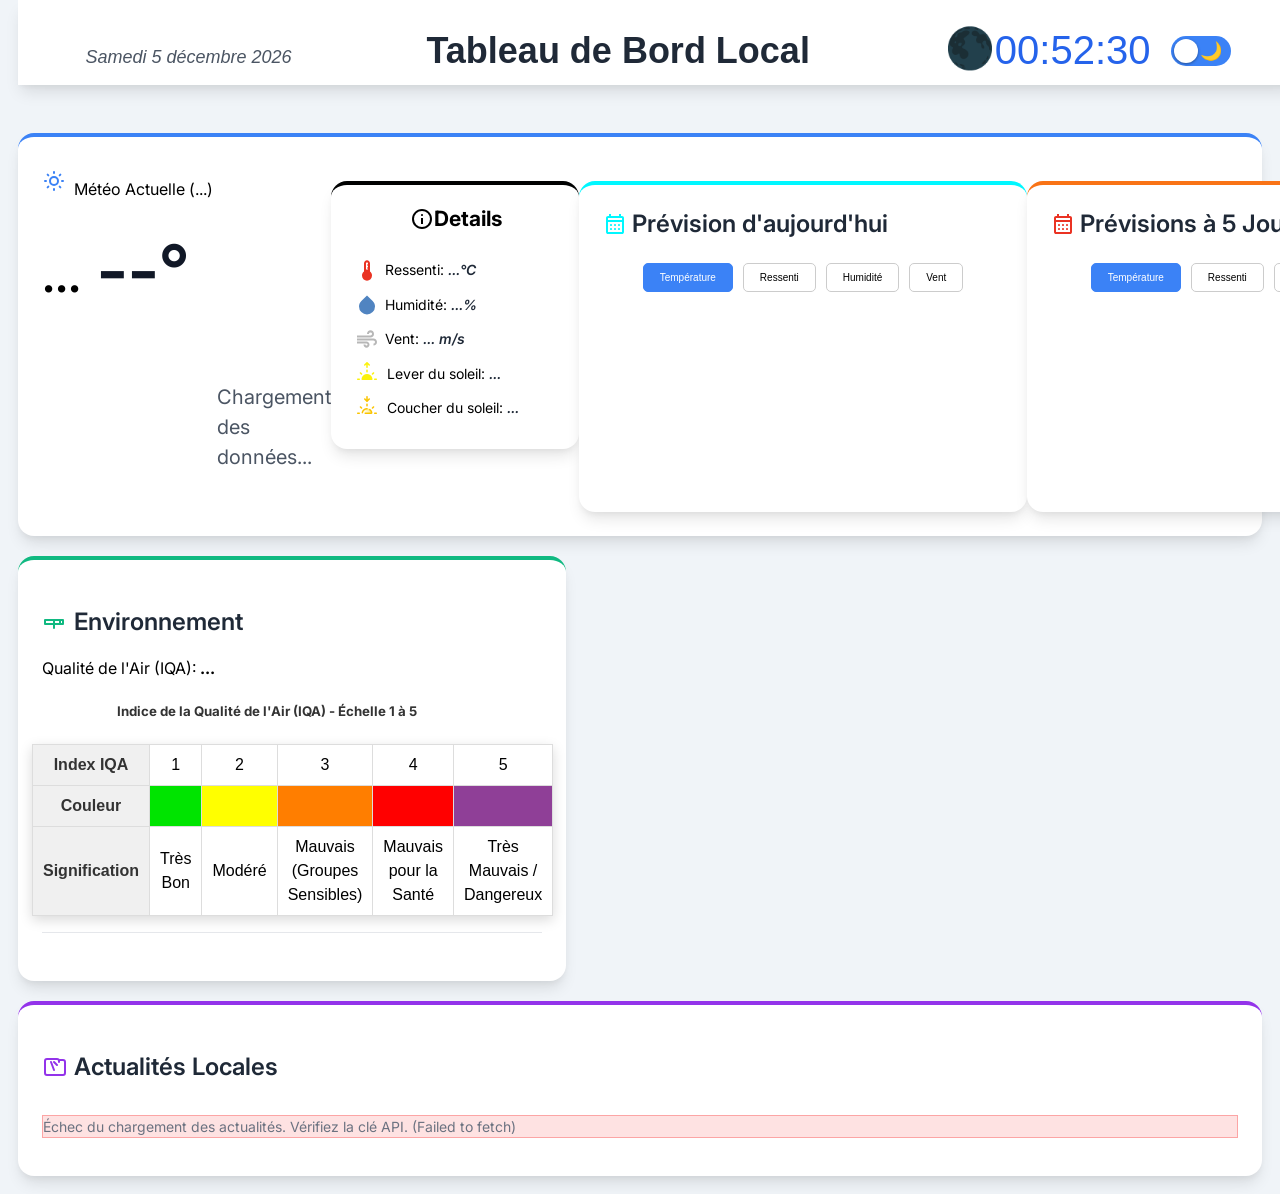
<file: index.html>
<!DOCTYPE html>
<html lang="fr">
<head>
    <meta charset="UTF-8">
    <meta name="viewport" content="width=device-width, initial-scale=1.0">
    <title>Info Locale</title>
    <link rel="stylesheet" href="css/style.css">
    <link rel="stylesheet" href="css/style-dark-mode.css">
    <script src="assets/js/chart.umd.js"></script>
</head>
<body>

    <div id="app-container" class="app-container">

        
        <div class="header-section">
            <div class="date-container">
                <p id="local-date" class="date">...</p>
            </div>
            <div class="title-container">
                <h1 class="title">Tableau de Bord Local</h1>
            </div>
            <div class="time-container">
                <div id="time-of-day-icon" class="time-of-day-icon"></div>
                <div><p id="local-time" class="time">--:--</p></div>

                <div class="toggle-container">
                    <input type="checkbox" id="dark-mode-toggle" class="checkbox-toggle" checked>
                    
                    <label for="dark-mode-toggle" class="toggle-label">
                        <span class="sun-icon">🌙</span>
                        <span class="moon-icon">☀️</span>
                    </label>
                </div>
            </div>
        </div>

        <div class="main-grid">
            <div class="first-grid">
                <div id="weather-card" class="card weather-card-main">
                    <div class="meteo-title">
                        <div class="meteo-lieu">
                            <div class="card-title card-title-blue">
                                <svg xmlns="http://www.w3.org/2000/svg" class="card-icon" fill="none" viewBox="0 0 24 24" stroke="currentColor">
                                    <path stroke-linecap="round" stroke-linejoin="round" stroke-width="2" d="M12 3v1m0 16v1m9-9h-1M4 12H3m15.364 6.364l-.707-.707M6.343 6.343l-.707-.707m12.728 0l-.707.707M6.343 17.657l-.707.707M16 12a4 4 0 11-8 0 4 4 0 018 0z" />
                                </svg>
                            </div>
                            <div>
                                <p>Météo Actuelle (<span id="city-name">...</span>)</p>
                            </div>
                        </div>
                        <div class="meteo-value">
                            <div class="weather-temp-display">
                                <span id="weather-icon" class="weather-icon">...</span>
                                <div class="weather-temp">
                                    <span id="current-temp">--</span>°
                                </div>
                            </div>
                            <div class="weather-temp-area">
                                <p id="weather-description" class="weather-description">Chargement des données...</p>
                            </div>
                        </div>
                    </div>
                    
                    <div class="weather-content-wrapper">

                        <div class=" card weather-details-secondary">
                            <div class="title-detail">
                                <img src="assets/details.svg" alt="detail">
                                <h2>Details</h2>
                            </div>
                            <div class="detail-weather-container">
                                <div class="detail-weather">
                                    <img src="assets/thermometer.svg" alt="thermometer">
                                    <p>Ressenti: <strong id="feels-like" class="detail-value">...°C</strong></p>
                                </div>
                                <div class="detail-weather">
                                    <img src="assets/humidity.svg" alt="humidity">
                                    <p>Humidité: <strong id="humidity" class="detail-value">...%</strong></p>
                                </div>
                                <div class="detail-weather">
                                    <img src="assets/wind.svg" alt="wind">
                                    <p>Vent: <strong id="wind-speed" class="detail-value">... m/s</strong></p>
                                </div>
                                <div class="detail-weather">
                                    <img src="assets/sunrise.png" alt="sunrise" width="24px" height="24px" style="margin-top: 2px; margin-right: 2px;">
                                    <p>Lever du soleil: <strong id="sunrise-time" class="detail-value">...</strong></p>
                                </div>
                                <div class="detail-weather">
                                    <img src="assets/sunset.png" alt="sunset" width="24px" height="24px" style="margin-top: 2px; margin-right: 2px;">
                                    <p>Coucher du soleil: <strong id="sunset-time" class="detail-value">...</strong></p>
                                </div>
                            </div>
                        </div>
                    </div>

                    <div class="card forecast-day-card">
                        <h2 class="card-title card-title-orange">
                            <img src="../assets/calendar_color.svg" alt="calendar" />
                            <p style="margin-left: 5px;">Prévision d'aujourd'hui</p>
                        </h2>
                         <div id="forecast-hourly-container" class="forecast-container"></div>
                        <div class="forecast-buttons" id="hourly-buttons">
                            <button class="forecast-button active" data-type="temperature">Température</button>
                            <button class="forecast-button" data-type="feels_like">Ressenti</button>
                            <button class="forecast-button" data-type="humidity">Humidité</button>
                            <button class="forecast-button" data-type="wind_speed">Vent</button>
                        </div>
                        <canvas id="forecast-day-Chart"></canvas>
                    </div>
                    <div class="card forecast-card">
                        <h2 class="card-title card-title-orange">
                            <img src="../assets/calendar.svg" alt="calendar" />
                            <p style="margin-left: 5px;">Prévisions à 5 Jours</p>
                        </h2>
                        <div id="forecast-container" class="forecast-container">
                        </div>
                        <div class="forecast-buttons" id="daily-buttons">
                            <button class="forecast-button active" data-type="temperature">Température</button>
                            <button class="forecast-button" data-type="feels_like">Ressenti</button>
                            <button class="forecast-button" data-type="humidity">Humidité</button>
                            <button class="forecast-button" data-type="wind_speed">Vent</button>
                        </div>
                        <canvas id="forecastChart"></canvas>
                    </div>
                </div>
            </div>

            
            <div class="second-grid">
                <div class="card environment-card">
                    <h2 class="card-title card-title-green">
                        <svg xmlns="http://www.w3.org/2000/svg" class="card-icon" fill="none" viewBox="0 0 24 24" stroke="currentColor">
                            <path stroke-linecap="round" stroke-linejoin="round" stroke-width="2" d="M3 10h18M3 14h18m-9-4v8m-9-8v4m18-4v4m-3-4v4" />
                        </svg>
                        Environnement
                    </h2>

                    <div class="air-quality-section">
                        <p class="section-subtitle">Qualité de l'Air (IQA): <span id="air-quality" class="air-quality-value" >...</span></p>
                        <div class="container">
                            <h5 class="titre-iqa">Indice de la Qualité de l'Air (IQA) - Échelle 1 à 5</h5>

                            <table class="tableau-iqa">
                                <thead>
                                    <tr>
                                        <th>Index IQA</th>
                                        <td class="index-iqa">1</td>
                                        <td class="index-iqa">2</td>
                                        <td class="index-iqa">3</td>
                                        <td class="index-iqa">4</td>
                                        <td class="index-iqa">5</td>

                                    </tr>
                                </thead>
                                <tbody>
                                    <tr>
                                        <th>Couleur</th>
                                        <td class="couleur-iqa iqa-1"></td>
                                        <td class="couleur-iqa iqa-2"></td>
                                        <td class="couleur-iqa iqa-3"></td>
                                        <td class="couleur-iqa iqa-4"></td>
                                        <td class="couleur-iqa iqa-5"></td>

                                    </tr>
                                    <tr>
                                        <th>Signification</th>
                                        <td>Très Bon</td>
                                        <td>Modéré</td>
                                        <td>Mauvais (Groupes Sensibles)</td>
                                        <td>Mauvais pour la Santé</td>
                                        <td>Très Mauvais / Dangereux</td>

                                    </tr>
                                </tbody>
                            </table>
                        </div>
                    </div>
                </div>
            </div>

            <div class="troisieme-grid">
                <div class="card news-card">
                    <h2 class="card-title card-title-purple">
                        <svg xmlns="http://www.w3.org/2000/svg" class="card-icon" fill="none" viewBox="0 0 24 24" stroke="currentColor">
                            <path stroke-linecap="round" stroke-linejoin="round" stroke-width="2" d="M19 20H5a2 2 0 01-2-2V6a2 2 0 012-2h10a2 2 0 012 2v1m2 13h2a2 2 0 002-2V7a2 2 0 00-2-2h-3m-6 10L9 7m3 0l3 3m-3-3l3 3" />
                        </svg>
                        Actualités Locales
                    </h2>
                    <div id="news-container" class="news-container">
                        <p class="section-note">Contenu non chargé (API Actualités requise)</p>
                    </div>
                </div>
            </div>
        </div>
    </div>

    <script src="js/header.js"></script>
    <script src="js/config.js"></script>
    <script src="js/geolocation.js"></script>
    <script src="js/weather.js"></script>
    <script src="js/forecast.js"></script>
    <script src="js/air.js"></script>
    <script src="js/news.js"></script>
</body>
</html>
</file>
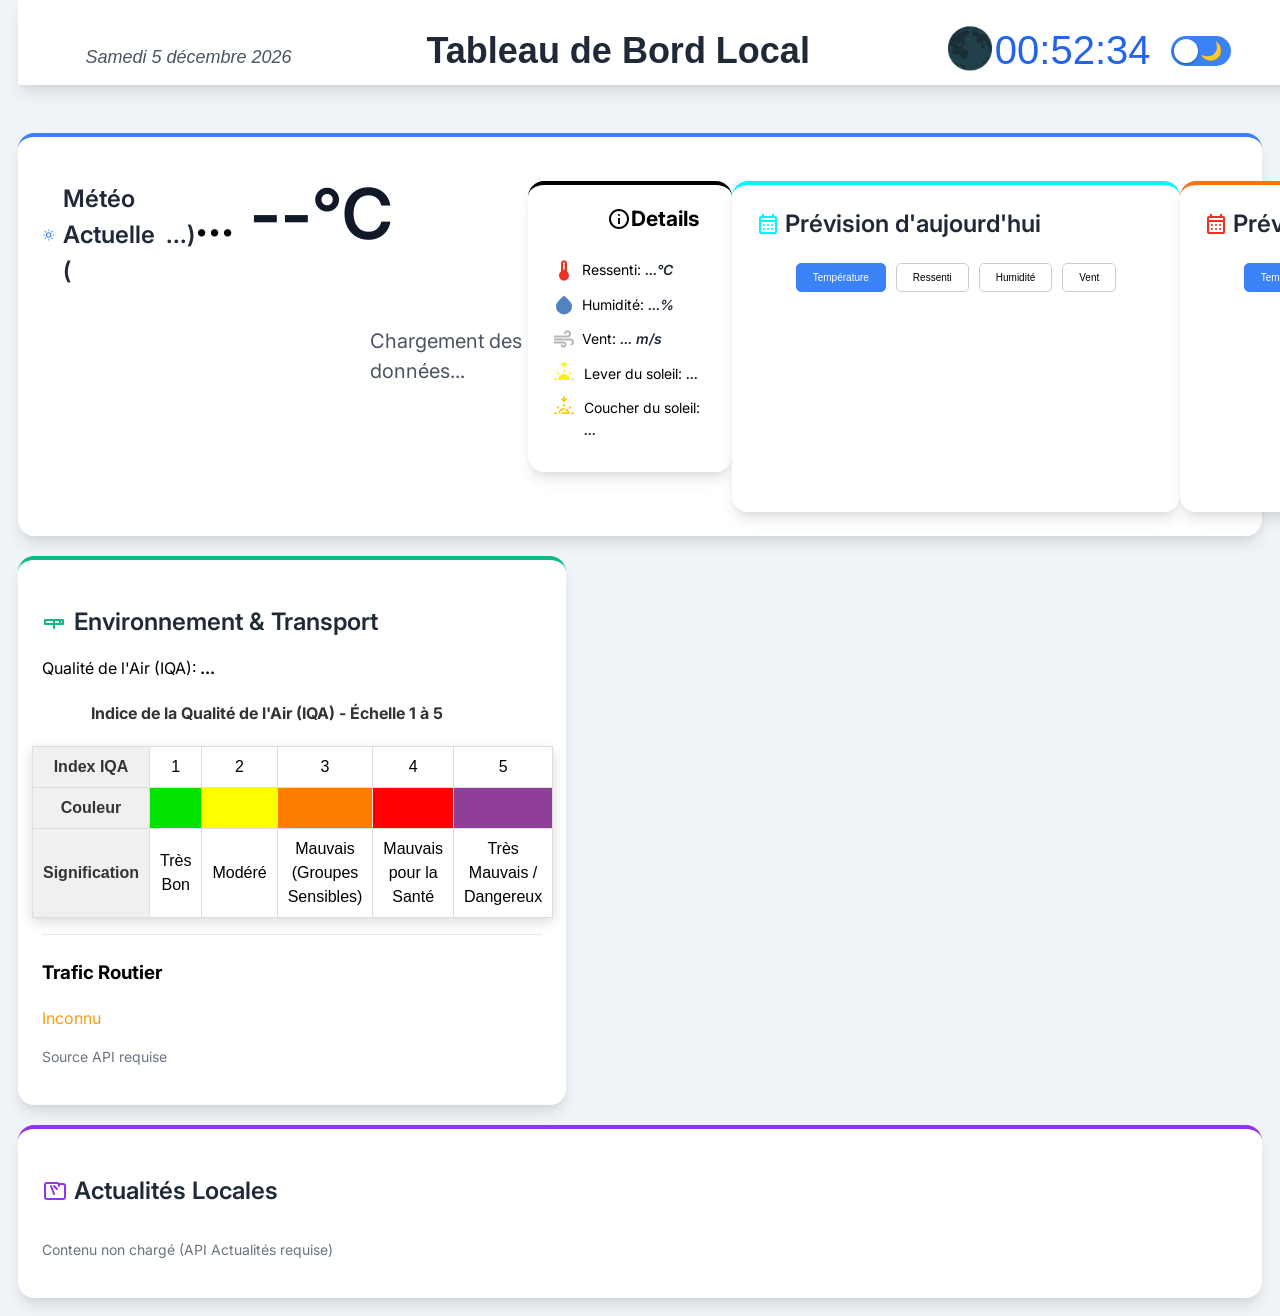
<file: html/index.html>
<!DOCTYPE html>
<html lang="fr">
<head>
    <meta charset="UTF-8">
    <meta name="viewport" content="width=device-width, initial-scale=1.0">
    <title>Info Locale</title>
    <link rel="stylesheet" href="../css/style.css">
    <link rel="stylesheet" href="../css/style-dark-mode.css">
    <script src="../assets/js/chart.umd.js"></script>
</head>
<body>

    <div id="app-container" class="app-container">
        <!-- Message de chargement/erreur au-dessus du tableau de bord -->
        <div id="status-message" class="status-message loading">Chargement de votre position...</div>
        
        <!-- En-tête et Horloge -->
        <div class="header-section">
            <div class="date-container">
                <p id="local-date" class="date">...</p>
            </div>
            <div class="title-container">
                <h1 class="title">Tableau de Bord Local</h1>
            </div>
            <div class="time-container">
                <div id="time-of-day-icon" class="time-of-day-icon"></div>
                <div><p id="local-time" class="time">--:--</p></div>

                <div class="toggle-container">
                    <input type="checkbox" id="dark-mode-toggle" class="checkbox-toggle" checked>
                    
                    <label for="dark-mode-toggle" class="toggle-label">
                        <span class="sun-icon">🌙</span>
                        <span class="moon-icon">☀️</span>
                    </label>
                </div>
            </div>
        </div>

        <!-- Grille Principale : Météo, Air, etc. -->
        <div class="main-grid">
            <div class="first-grid">
                <!-- 1. Carte Météo Principale -->
                <div id="weather-card" class="card weather-card-main">
                    <div class="meteo-title">
                        <h2 class="card-title card-title-blue">
                            <!-- Icône SVG Météo -->
                            <svg xmlns="http://www.w3.org/2000/svg" class="card-icon" fill="none" viewBox="0 0 24 24" stroke="currentColor">
                                <path stroke-linecap="round" stroke-linejoin="round" stroke-width="2" d="M12 3v1m0 16v1m9-9h-1M4 12H3m15.364 6.364l-.707-.707M6.343 6.343l-.707-.707m12.728 0l-.707.707M6.343 17.657l-.707.707M16 12a4 4 0 11-8 0 4 4 0 018 0z" />
                            </svg>
                            Météo Actuelle (<span id="city-name">...</span>)
                        </h2>
                    </div>
                    
                    <div class="weather-content-wrapper">
                        
                        <div class="weather-temp-area">
                            <!-- Température et icône -->
                            <div class="weather-temp-display">
                                <span id="weather-icon" class="weather-icon">...</span>
                                <div class="weather-temp">
                                    <span id="current-temp">--</span>°C
                                </div>
                            </div>
                            <p id="weather-description" class="weather-description">Chargement des données...</p>
                        </div>

                        <!-- Détails secondaires -->
                        <div class=" card weather-details-secondary">
                            <div class="title-detail">
                                <img src="../assets/details.svg" alt="detail">
                                <h2>Details</h2>
                            </div>
                            <div class="detail-weather-container">
                                <div class="detail-weather">
                                    <img src="../assets/thermometer.svg" alt="thermometer">
                                    <p>Ressenti: <strong id="feels-like" class="detail-value">...°C</strong></p>
                                </div>
                                <div class="detail-weather">
                                    <img src="../assets/humidity.svg" alt="humidity">
                                    <p>Humidité: <strong id="humidity" class="detail-value">...%</strong></p>
                                </div>
                                <div class="detail-weather">
                                    <img src="../assets/wind.svg" alt="wind">
                                    <p>Vent: <strong id="wind-speed" class="detail-value">... m/s</strong></p>
                                </div>
                                <div class="detail-weather">
                                    <img src="../assets/sunrise.png" alt="sunrise" width="24px" height="24px" style="margin-top: 2px; margin-right: 2px;">
                                    <p>Lever du soleil: <strong id="sunrise-time" class="detail-value">...</strong></p>
                                </div>
                                <div class="detail-weather">
                                    <img src="../assets/sunset.png" alt="sunset" width="24px" height="24px" style="margin-top: 2px; margin-right: 2px;">
                                    <p>Coucher du soleil: <strong id="sunset-time" class="detail-value">...</strong></p>
                                </div>
                            </div>
                            <!--
                            <p>Longitude: <span id="longitude" class="detail-value">...</span></p>
                            <p>Lattitude: <span id="lattitude" class="detail-value">...</span></p>
                            -->
                        </div>
                    </div>

                    <!-- Prevision de la journee -->
                    <div class="card forecast-day-card">
                        <h2 class="card-title card-title-orange">
                            <!-- Icône SVG Prévisions -->
                            <img src="../assets/calendar_color.svg" alt="calendar" />
                            <p style="margin-left: 5px;">Prévision d'aujourd'hui</p>
                        </h2>
                        <!-- Boutons pour basculer entre les graphiques -->
                         <div id="forecast-hourly-container" class="forecast-container"></div>
                        <div class="forecast-buttons" id="hourly-buttons">
                            <button class="forecast-button active" data-type="temperature">Température</button>
                            <button class="forecast-button" data-type="feels_like">Ressenti</button>
                            <button class="forecast-button" data-type="humidity">Humidité</button>
                            <button class="forecast-button" data-type="wind_speed">Vent</button>
                        </div>
                        <canvas id="forecast-day-Chart"></canvas>
                    </div>
                    <!-- 3. Panneau des Prévisions à 5 Jours -->
                    <div class="card forecast-card">
                        <h2 class="card-title card-title-orange">
                            <!-- Icône SVG Prévisions -->
                            <img src="../assets/calendar.svg" alt="calendar" />
                            <p style="margin-left: 5px;">Prévisions à 5 Jours</p>
                        </h2>
                        <div id="forecast-container" class="forecast-container">
                            <!-- Les prévisions seront injectées ici par le JS -->
                        </div>
                        <div class="forecast-buttons" id="daily-buttons">
                            <button class="forecast-button active" data-type="temperature">Température</button>
                            <button class="forecast-button" data-type="feels_like">Ressenti</button>
                            <button class="forecast-button" data-type="humidity">Humidité</button>
                            <button class="forecast-button" data-type="wind_speed">Vent</button>
                        </div>
                        <canvas id="forecastChart"></canvas>
                    </div>
                </div>
            </div>

            
            <div class="second-grid">
                <!-- 2. Carte Qualité de l'Air et Transport -->
                <div class="card environment-card">
                    <h2 class="card-title card-title-green">
                        <!-- Icône SVG Environnement -->
                        <svg xmlns="http://www.w3.org/2000/svg" class="card-icon" fill="none" viewBox="0 0 24 24" stroke="currentColor">
                            <path stroke-linecap="round" stroke-linejoin="round" stroke-width="2" d="M3 10h18M3 14h18m-9-4v8m-9-8v4m18-4v4m-3-4v4" />
                        </svg>
                        Environnement & Transport
                    </h2>

                    <!-- Qualité de l'Air (Placeholder) -->
                    <div class="air-quality-section">
                        <p class="section-subtitle">Qualité de l'Air (IQA): <span id="air-quality" class="air-quality-value">...</span></p>
                        <div class="container">
                            <h4 class="titre-iqa">Indice de la Qualité de l'Air (IQA) - Échelle 1 à 5</h4>

                            <table class="tableau-iqa">
                                <thead>
                                    <tr>
                                        <th>Index IQA</th>
                                        <td class="index-iqa">1</td>
                                        <td class="index-iqa">2</td>
                                        <td class="index-iqa">3</td>
                                        <td class="index-iqa">4</td>
                                        <td class="index-iqa">5</td>

                                    </tr>
                                </thead>
                                <tbody>
                                    <tr>
                                        <th>Couleur</th>
                                        <td class="couleur-iqa iqa-1"></td>
                                        <td class="couleur-iqa iqa-2"></td>
                                        <td class="couleur-iqa iqa-3"></td>
                                        <td class="couleur-iqa iqa-4"></td>
                                        <td class="couleur-iqa iqa-5"></td>

                                    </tr>
                                    <tr>
                                        <th>Signification</th>
                                        <td>Très Bon</td>
                                        <td>Modéré</td>
                                        <td>Mauvais (Groupes Sensibles)</td>
                                        <td>Mauvais pour la Santé</td>
                                        <td>Très Mauvais / Dangereux</td>

                                    </tr>
                                </tbody>
                            </table>
                        </div>
                    </div>

                    <!-- Trafic/Transport (Placeholder) -->
                    <div>
                        <h3 class="section-subtitle">Trafic Routier</h3>
                        <p id="traffic-status" class="traffic-value">Inconnu</p>
                        <p class="section-note">Source API requise</p>
                    </div>
                </div>
            </div>

            <div class="troisieme-grid">
                <!-- 4. Carte Actualités Locales -->
                <div class="card news-card">
                    <h2 class="card-title card-title-purple">
                        <!-- Icône SVG Actualités -->
                        <svg xmlns="http://www.w3.org/2000/svg" class="card-icon" fill="none" viewBox="0 0 24 24" stroke="currentColor">
                            <path stroke-linecap="round" stroke-linejoin="round" stroke-width="2" d="M19 20H5a2 2 0 01-2-2V6a2 2 0 012-2h10a2 2 0 012 2v1m2 13h2a2 2 0 002-2V7a2 2 0 00-2-2h-3m-6 10L9 7m3 0l3 3m-3-3l3 3" />
                        </svg>
                        Actualités Locales
                    </h2>
                    <div id="news-container" class="news-container">
                        <p class="section-note">Contenu non chargé (API Actualités requise)</p>
                    </div>
                </div>
            </div>
        </div>
    </div>

    <script src="../js/header.js"></script>
    <script src="../js/config.js"></script>
    <script src="../js/geolocation.js"></script>
    <script src="../js/weather.js"></script>
    <script src="../js/forecast.js"></script>
    <script src="../js/air.js"></script>
</body>
</html>
</file>
<file: css/style.css>
/* Import de la police Inter (optionnel mais recommandé pour un look moderne) */
        @import url('https://fonts.googleapis.com/css2?family=Inter:wght@300;400;600;700;800&display=swap');

        .status-message {
            padding: 12px 20px;
            border-radius: 12px;
            font-weight: 600;
            text-align: center;
            width: 896px;
            display: none;
            box-shadow: 0 4px 6px -1px rgba(0, 0, 0, 0.1);
            position: fixed;
            top: 10px;
        }

        .loading {
            background-color: #e0f2fe;
            color: #0c4a6e;
            border: 1px solid #7dd3fc;
        }

        .error {
            background-color: #fee2e2;
            color: #991b1b;
            border: 1px solid #fca5a5;
        }

        .success {
            background-color: #d1fae5;
            color: #065f46;
            border: 1px solid #6ee7b7;
        }

        html { 
            font-family: 'Inter', sans-serif;
            line-height: 1.5;
        }

        body { 
            min-height: 100vh;
            padding: 5px;
            background-color: #f0f4f8;
        }

        .app-container {
            max-width: 100%;
            margin: 5px;
        }

        .main-grid {
            justify-content: space-between;
            /*height: 450px;*/
            margin-top: 100px;
        }


        .first-grid {
            display: flex;
            flex-direction: column;
        }
        .header-section {
            margin-bottom: 50px;  
            display: flex;
            justify-content: space-around;
            height: 70px;
            position: fixed;
            width: 100%;
            z-index: 1000;
            background-color: white;
            padding-bottom: 15px;
            top: 0px;
            margin-right: 13px;
            width: 100%;
            box-shadow: 0 10px 15px -3px rgba(0, 0, 0, 0.1), 0 4px 6px -2px rgba(0, 0, 0, 0.05);
        }

        .time-container {
            display: flex;
        }

        .time-of-day-icon {
            font-size: 40px;
            padding-top: 18px;
        }

        .title {
            font-size: 36px;
            font-weight: 800;
            color: #1f2937;
            font-family: Impact, Haettenschweiler, 'Arial Narrow Bold', sans-serif;
        }

        .date {
            font-size: 18px;
            color: #4b5563;
            font-style: italic;
            font-family: Impact, Haettenschweiler, 'Arial Narrow Bold', sans-serif;
            margin-top: 44px;
        }

        .time {
            font-size: 40px;
            font-weight: 300;
            color: #2563eb;
            font-family: Impact, Haettenschweiler, 'Arial Narrow Bold', sans-serif;
            margin-top: 20px;
        }

        .card {
            background-color: white;
            padding: 24px;
            border-radius: 16px;
            box-shadow: 0 10px 15px -3px rgba(0, 0, 0, 0.1), 0 4px 6px -2px rgba(0, 0, 0, 0.05);
            margin-top: 20px;
            transition: transform 0.3s ease-in-out;
        }

        .card:hover {
            transform: translateY(-2px);
        }

        .weather-card-main { 
            display: flex;
            justify-content: space-around;
            border-top: 4px solid #3b82f6; 
        }
        .environment-card { 
            border-top: 4px solid #10b981;
            width: 500px;
        }
        .forecast-card { 
            border-top: 4px solid #f97316;
        }
        .news-card { border-top: 4px solid #9333ea;}

        .card-title {
            font-size: 24px;
            font-weight: 600;
            color: #1f2937;
            margin-bottom: 16px;
            display: flex;
            align-items: center;
        }

        .card-icon {
            height: 24px;
            width: 24px;
            margin-right: 8px;
            stroke-width: 2;
        }
        .card-title-blue .card-icon { color: #3b82f6; }
        .card-title-green .card-icon { color: #10b981; }
        .card-title-orange{
            margin-top: 0px;
            height: 30px;
        }
        .card-title-purple .card-icon { color: #9333ea; }

        .title-detail {
            display: flex;
            margin-left: 55px;
        }

        .meteo-title {
            display: flex;
            flex-direction: column;
        }

        .meteo-lieu {
            display: flex;
        }

        .meteo-value {
            display: flex;
            flex-direction: column;
        }

        .weather-content-wrapper {
            display: flex;
            align-items: flex-start;
            justify-content: space-between;
        }

        .weather-temp-area {
            margin-bottom: 16px;
        }

        .weather-temp-display {
            display: flex;
            align-items: center;
            gap: 16px;
        }

        .weather-icon {
            font-size: 60px;
        }

        .weather-temp {
            font-size: 70px;
            font-weight: 600;
            color: #111827;
        }

        .weather-description {
            font-size: 20px;
            color: #4b5563;
            margin-top: 60px;
            margin-left: 175px;
        }

        .weather-details-secondary {
            width: 200px;
            font-size: 14px;
            line-height: 1.6;
            padding-top: 0px;
            border-top: #010202 solid 4px;
        }

        .detail-weather {
            display: flex;
        }

        .detail-value {
            font-weight: 600;
            font-style: italic;
            color: #1f2937;
        }

        .detail-weather p {
            margin: 6px;
        }

        .air-quality-section {
            margin-bottom: 24px;
            padding-bottom: 16px;
            border-bottom: 1px solid #e5e7eb;
        }

        .section-subtitle {
            color: #000000;
        }

        .traffic-value { color: #f59e0b; }

        .section-note {
            font-size: 14px;
            color: #6b7280;
        }

        .forecast-day-card {
            border-top: rgb(0, 247, 255) 4px solid;
        }

        .forecast-container {
            display: flex;
            overflow-x: auto;
            gap: 16px;
            padding-bottom: 8px;
            width: 400px;
        }
        .forecast-container::-webkit-scrollbar {
            display: none;
        }

        .forecast-description {
            font-size: 10px;
        }

        .forecast-day {
            flex-shrink: 0;
            width: 80px;
            text-align: center;
            padding: 16px 5px;
            background-color: #f3f4f6;
            border-radius: 12px;
            box-shadow: inset 0 2px 4px 0 rgba(0, 0, 0, 0.06);
            border: 2px solid #989898;
            height: 120px;
        }

        .forecast-day-name {
            font-weight: 600;
            color: #000000;
            font-size: 14px;
            margin: 0px;
        }

        .forecast-buttons {
            display: flex;
            justify-content: center;
            gap: 10px;
            margin-bottom: 20px;
        }

        .forecast-button {
            padding: 8px 16px;
            font-size: 10px;
            font-weight: 500;
            border: 1px solid #ccc;
            border-radius: 5px;
            background-color: #fff;
            cursor: pointer;
            transition: background-color 0.3s, color 0.3s;
        }

        .forecast-button.active {
            background-color: #3b82f6;
            color: #fff;
            border-color: #3b82f6;
        }

        .forecast-button:hover {
            background-color: #f97316;
            color: #fff;
            border-color: #f97316;
        }

        .forecast-hour {
            flex-shrink: 0;
            width: 80px;
            text-align: center;
            padding: 16px 5px;
            background-color: #f3f4f6;
            border-radius: 12px;
            box-shadow: inset 0 2px 4px 0 rgba(0, 0, 0, 0.06);
            border: 2px solid #989898;
            height: 120px;
        }

        .forecast-time {
            font-weight: bold;
            font-size: 16px;
        }
        
        .forecast-icon {
            font-size: 30px;
            margin-top: 4px;
            margin-bottom: 4px;
            display: block;
        }

        .forecast-temp {
            font-size: 10px;
            color: #6b7280;
            margin: 10px;
        }

        .news-container {
            display: flex;
            flex-direction: column;
            gap: 16px;
        }

        .news-item {
            padding: 12px;
            background-color: #f9fafb;
            border-radius: 8px;
            box-shadow: 0 1px 3px 0 rgba(0, 0, 0, 0.1);
        }

        .news-title {
            font-weight: 600;
            color: #2563eb;
            margin-bottom: 4px;
            font-size: 16px;
        }

        .news-excerpt {
            font-size: 14px;
            color: #374151;
        }

        #forecastChart {
            margin-top: 20px;
            max-width: 100%;
            height: 150px;
        }



        .container {
            width: 100%;
            max-width: 450px;
        }
        
        .main-title {
            font-size: 24px;
            font-weight: bold;
            text-align: center;
            margin-bottom: 32px;
            color: #374151;
        }

        

        .tableau-iqa {
            border-collapse: collapse;
            width: 60%; 
            margin-left: -10px; 
            font-family: 'Segoe UI', Tahoma, Geneva, Verdana, sans-serif;
            box-shadow: 0 4px 12px rgba(0, 0, 0, 0.15);
        }

        .titre-iqa {
            text-align: center;
            color: #333;
        }

        .tableau-iqa th, .tableau-iqa td {
            border: 1px solid #ddd;
            padding: 8px 10px;
            text-align: center;
        }

        .tableau-iqa th {
            background-color: #f0f0f0;
            color: #333;
            font-weight: bold;
        }

        .iqa-1 {
            background-color: #00e400;
            color: #000;
        }

    
        .iqa-2 {
            background-color: #ffff00;
            color: #000;
        }

        
        .iqa-3 {
            background-color: #ff7e00;
            color: #fff;
        }


        .iqa-4 {
            background-color: #ff0000;
            color: #fff;
        }

        
        .iqa-5 {
            background-color: #8f3f97;
            color: #fff;
        }




        .checkbox-toggle {
            opacity: 0;
            width: 0;
            height: 0;
        }

        .toggle-label {
            display: block;
            width: 60px;
            height: 30px;
            background-color: #3b82f6;
            border-radius: 15px;
            cursor: pointer;
            position: relative;
            transition: background-color 0.3s ease;
            margin-left: 20px;
        }

        .toggle-label::after {
            content: '';
            position: absolute;
            top: 3px;
            left: 3px;
            width: 24px;
            height: 24px;
            background-color: white;
            border-radius: 50%;
            transition: transform 0.3s ease;
            box-shadow: 0 1px 3px rgba(0, 0, 0, 0.4);
        }

        .toggle-container {
            padding-top: 12px;
        }

        .checkbox-toggle:checked + .toggle-label {
            background-color: #9333ea;
        }

        .checkbox-toggle:checked + .toggle-label::after {
            transform: translateX(30px);
        }

        .sun-icon, .moon-icon {
            position: absolute;
            font-size: 18px;
            line-height: 30px;
            transition: opacity 0.3s ease;
            padding: 0 4px;
        }

        .sun-icon {
            right: 5px;
            opacity: 1;
        }

        .moon-icon {
            left: 5px;
            opacity: 0;
        }

        .checkbox-toggle:checked + .toggle-label .sun-icon {
            opacity: 0;
        }
        .checkbox-toggle:checked + .toggle-label .moon-icon {
            opacity: 1;
        }

        .air-quality-value {
            font-weight: bold;
        }
</file>
<file: css/style-dark-mode.css>
.dark-mode {
    background-color: #121212;
    color: #e0e0e0;
}

.dark-mode .card {
    background-color: #1f1f1f1f;
    box-shadow: 0 4px 12px rgba(255, 255, 255, 0.1);
    border: 1px solid #333;
}

.dark-mode .header-section {
    background-color: #1f1f1f;
    box-shadow: 0 10px 15px -3px rgba(0, 0, 0, 0.5), 0 4px 6px -2px rgba(0, 0, 0, 0.3) !important;
}

.dark-mode .title {
    color: #f0f0f0;
}

.dark-mode .date {
    color: #aaaaaa;
}

.dark-mode .time {
    color: #6caffa;
}
 
.dark-mode .card-title {
    color: #ffffff;
}

.dark-mode .weather-card-main { 
    border-top: 4px solid #3b82f6; 
}

.dark-mode .forecast-day-card {
    border-top: rgb(0, 247, 255) 4px solid;
}

.dark-mode .forecast-card { 
    border-top: 4px solid #f97316;
}

.dark-mode .environment-card { 
    border-top: 4px solid #10b981;
}

.dark-mode .news-card { 
    border-top: 4px solid #9333ea;
}

.dark-mode .weather-description, 
.dark-mode .weather-temp-area,
.dark-mode .detail-weather p,
.dark-mode .section-note,
.dark-mode .weather-temp,
.dark-mode .titre-iqa {
    color: #ffffff ;
}

.dark-mode .weather-details-secondary {
    background-color: #2b2b2b;
    border-top: #ffffff solid 4px;
}

.dark-mode .detail-value {
    color: #ffffff ;
}

.dark-mode .forecast-day,
.dark-mode .forecast-hour {
    background-color: #2b2b2b;
    box-shadow: inset 0 2px 4px 0 rgba(255, 255, 255, 0.1);
}

.dark-mode .forecast-day-name {
    color: #ffffff;
}
.dark-mode .forecast-button {
    background-color: #2b2b2b;
    color: #e0e0e0;
    border: 1px solid #444;
}
.dark-mode .forecast-button.active {
    background-color: #5555ff;
    color: #fff;
    border-color: #5555ff;
}

.dark-mode .tableau-iqa th {
    background-color: #2b2b2b ;
    color: #e0e0e0;
    border: 1px solid #444;
}
.dark-mode .tableau-iqa td {
    border: 1px solid #444;
}

.dark-mode .section-subtitle {
    color: #fff;
}

.dark-mode #air-quality {
    color: #fff;
}
</file>
